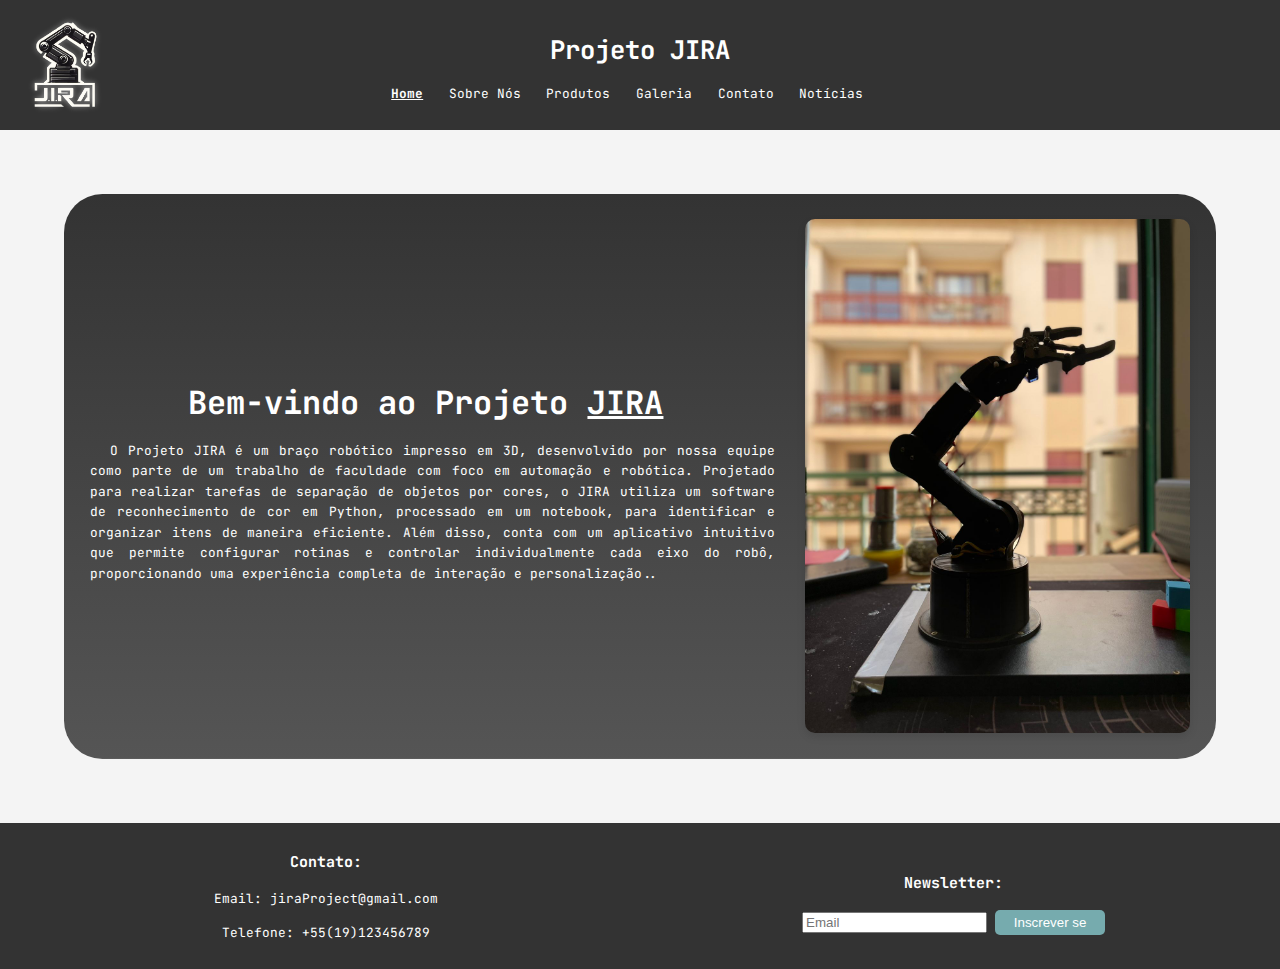
<file: index.html>
<!DOCTYPE html>
<html lang="pt-BR">
<head>
    <meta charset="UTF-8">
    <meta name="viewport" content="width=device-width, initial-scale=1.0">
    <link rel="icon" type="image/x-icon" href="imagens/Logo_JIRA.png">
    <link href='https://fonts.googleapis.com/css?family=JetBrains Mono' rel='stylesheet'>
    <link rel="stylesheet" href="style.css">
    <title>Projeto JIRA</title>

</head>
<body>
    <header>
        <h1>Projeto JIRA</h1>
        <nav>
          <ul>
            <li><a href="index.html" style="font-weight: bold; text-decoration: underline;">Home</a></li>
            <li><a href="sobre.html">Sobre Nós</a></li>
            <li><a href="produtos.html">Produtos</a></li>
            <li><a href="galeria.html">Galeria</a></li>
            <li><a href="contato.html">Contato</a></li>
            <li><a href="noticias.html">Notícias</a></li>
          </ul>
        </nav>
        <div class="logo-container">
            <img src="/imagens/Logo_JIRA.png" alt="Logo do Projeto JIRA" class="logo">
        </div>
      </header>
      <main>
        <section class="principal">
          <div class="content-wrapper">
              <h1>Bem-vindo ao Projeto <span style="font-weight: bold; text-decoration: underline;">JIRA</span></h1>
              <p>O Projeto JIRA é um braço robótico impresso em 3D, desenvolvido por nossa equipe como parte de um trabalho de faculdade com foco em automação e robótica. Projetado para realizar tarefas de separação de objetos por cores, o JIRA utiliza um software de reconhecimento de cor em Python, processado em um notebook, para identificar e organizar itens de maneira eficiente. Além disso, conta com um aplicativo intuitivo que permite configurar rotinas e controlar individualmente cada eixo do robô, proporcionando uma experiência completa de interação e personalização..</p>
          </div>
          <img src="/imagens/jira2.4.jpeg" alt="Braço Robótico JIRA" class="principal-image">
      </section>
    </main>
      <footer class="footer">
        <div class="container">
          <div class="row">
            <div class="col-md-4">
              <h3>Contato:</h3>
              <p>Email: jiraProject@gmail.com</p>
              <p>Telefone: +55(19)123456789</p>
            </div>
            <div class="col-md-4">
              <h3>Newsletter:</h3>
              <form>
                <input type="email" placeholder="Email">
                <button type="submit" class="buttonSubit">Inscrever se</button>
              </form>
            </div>
          </div>
        </div>
      </footer>
</html>
</file>
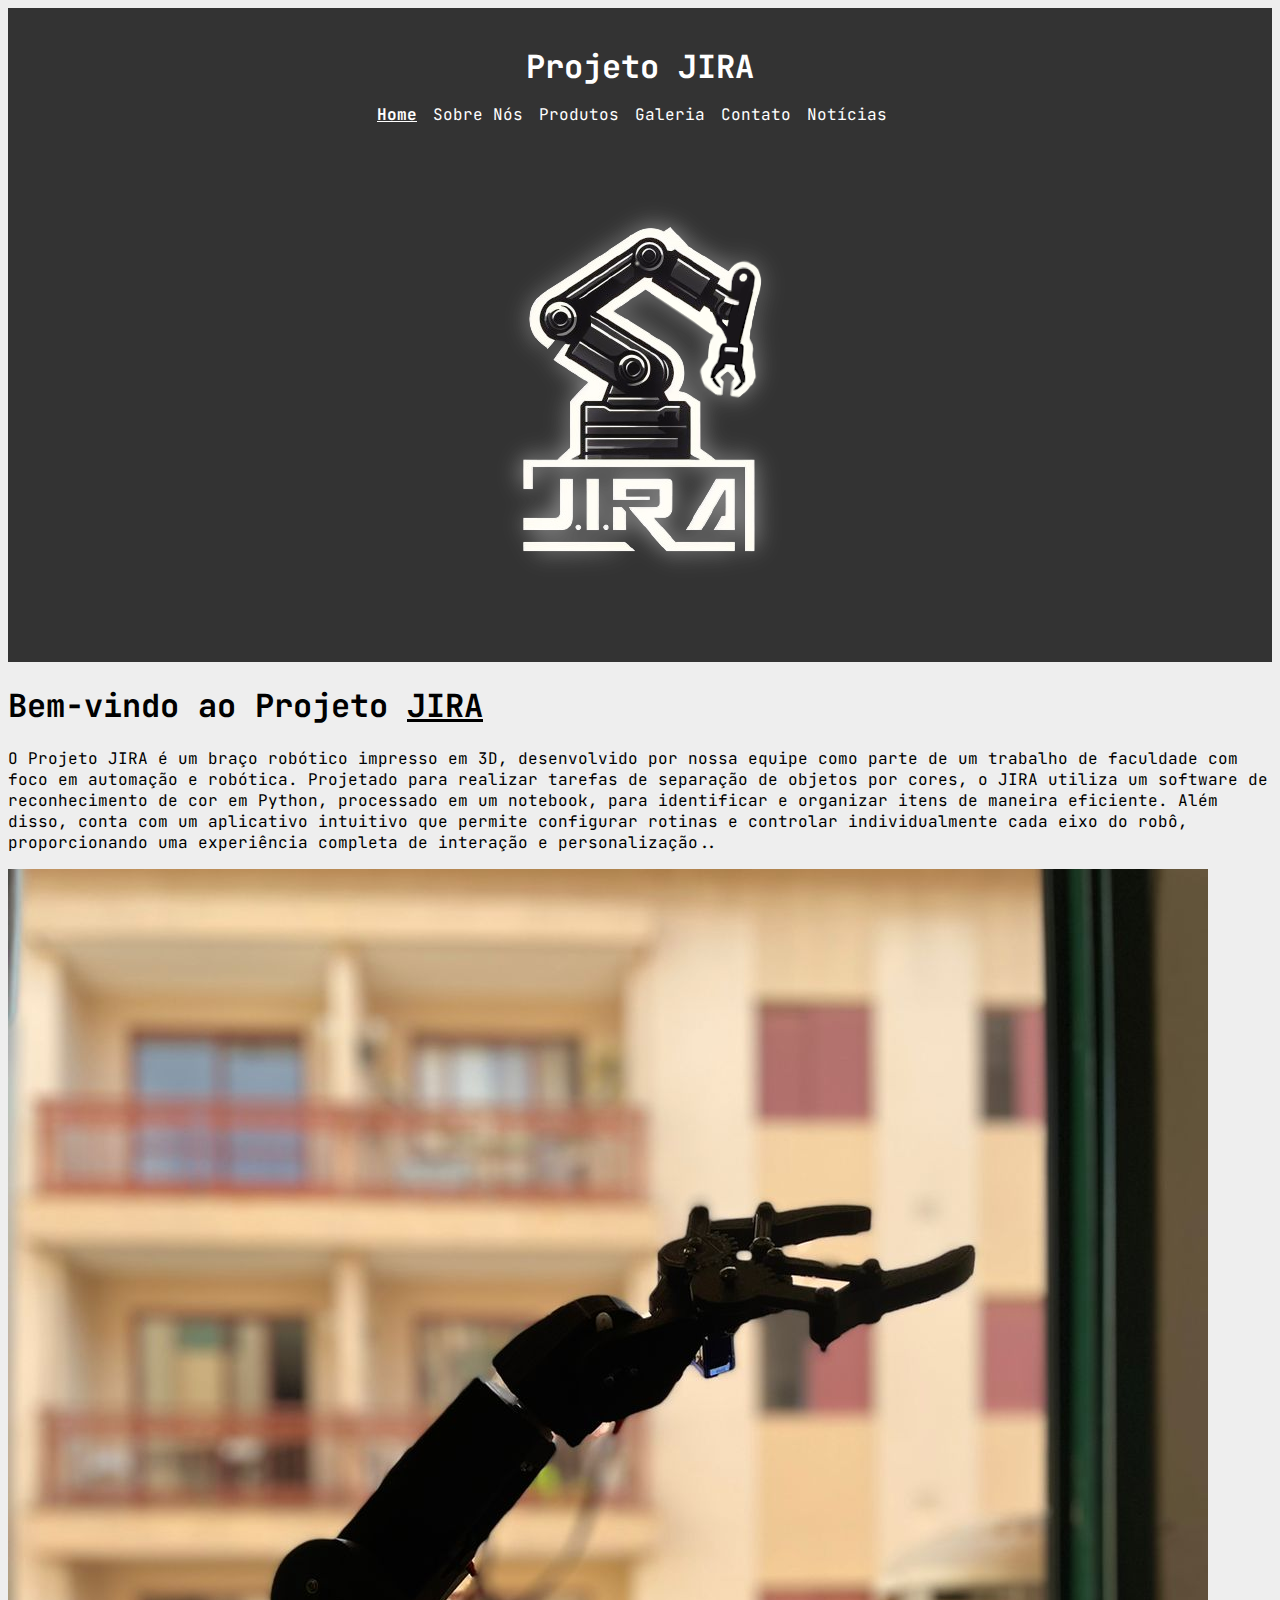
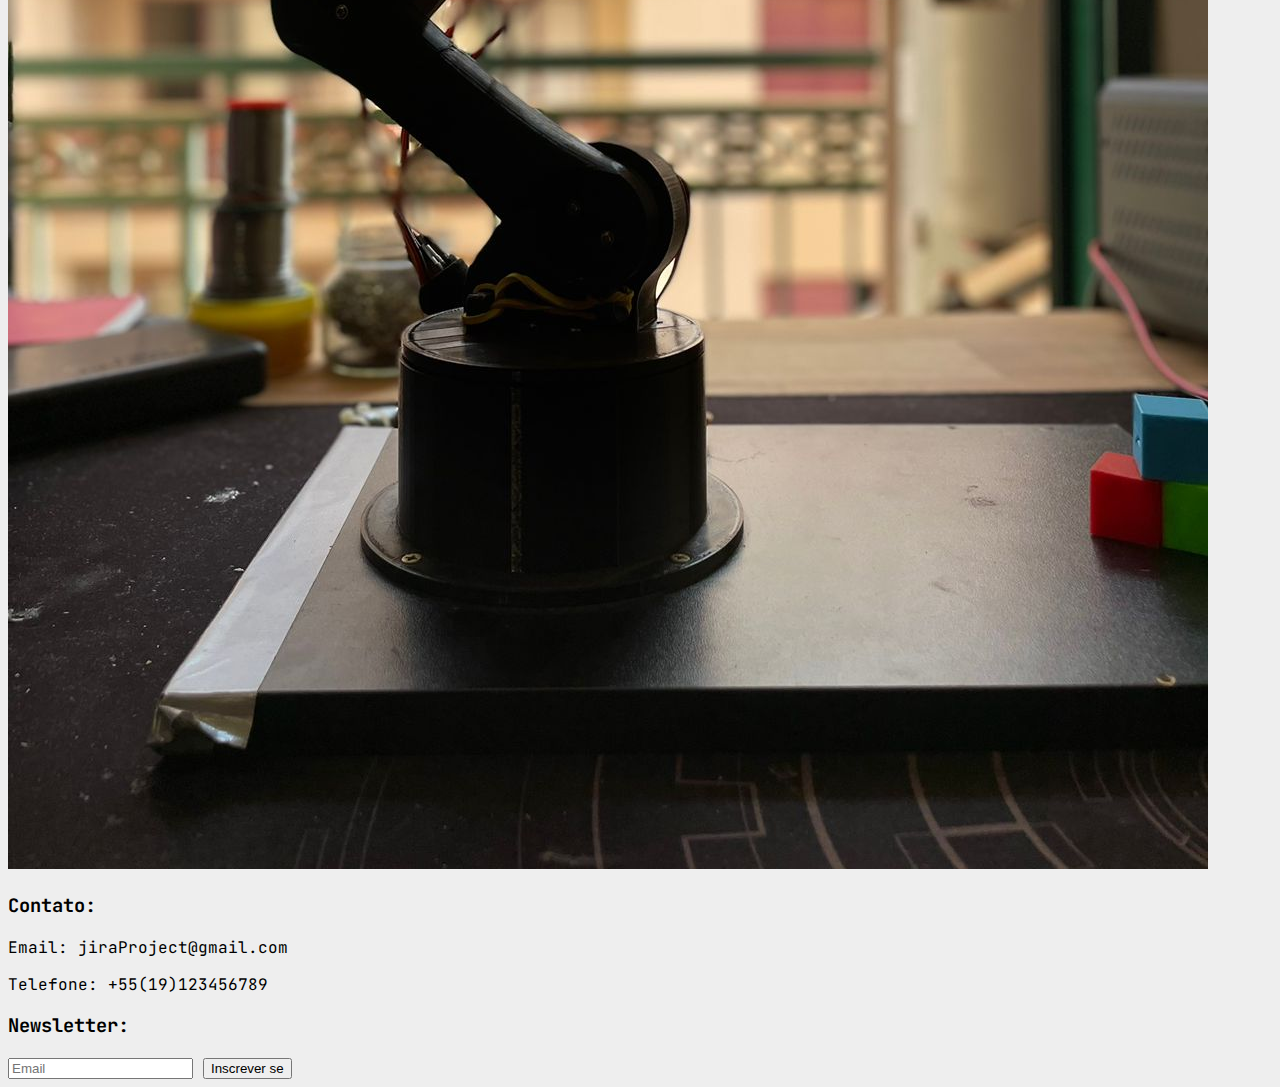
<file: pages/index.html>
<!DOCTYPE html>
<html lang="pt-BR">
<head>
    <meta charset="UTF-8">
    <meta name="viewport" content="width=device-width, initial-scale=1.0">
    <link rel="icon" type="image/x-icon" href="imagens/Logo_JIRA.png">
    <link href='https://fonts.googleapis.com/css?family=JetBrains Mono' rel='stylesheet'>
    <link rel="stylesheet" href="../styles/style.css">
    <title>Projeto JIRA</title>
    
</head>
<body>
    <header>
        <h1>Projeto JIRA</h1>
        <nav>
          <ul>
            <li><a href="../pages/home.html" style="font-weight: bold; text-decoration: underline;">Home</a></li>
            <li><a href="../pages/sobre.html">Sobre Nós</a></li>
            <li><a href="../pages/produtos.html">Produtos</a></li>
            <li><a href="../pages/galeria.html">Galeria</a></li>
            <li><a href="../pages/contato.html">Contato</a></li>
            <li><a href="../pages/noticias.html">Notícias</a></li>
          </ul>
        </nav>
        <div class="logo-container">
            <img src="../imagens/Logo_JIRA.png" alt="Logo do Projeto JIRA" class="logo">
        </div>
      </header>
      <main>
        <section class="principal">
          <div class="content-wrapper">
              <h1>Bem-vindo ao Projeto <span style="font-weight: bold; text-decoration: underline;">JIRA</span></h1>
              <p>O Projeto JIRA é um braço robótico impresso em 3D, desenvolvido por nossa equipe como parte de um trabalho de faculdade com foco em automação e robótica. Projetado para realizar tarefas de separação de objetos por cores, o JIRA utiliza um software de reconhecimento de cor em Python, processado em um notebook, para identificar e organizar itens de maneira eficiente. Além disso, conta com um aplicativo intuitivo que permite configurar rotinas e controlar individualmente cada eixo do robô, proporcionando uma experiência completa de interação e personalização..</p>
          </div>
          <img src="../imagens/jira2.4.jpeg" alt="Braço Robótico JIRA" class="principal-image">
      </section>
    </main>
      <footer class="footer">
        <div class="container">
          <div class="row">
            <div class="col-md-4">
              <h3>Contato:</h3>
              <p>Email: jiraProject@gmail.com</p>
              <p>Telefone: +55(19)123456789</p>
            </div>
            <div class="col-md-4">
              <h3>Newsletter:</h3>
              <form>
                <input type="email" placeholder="Email">
                <button type="submit" class="buttonSubit">Inscrever se</button>
              </form>
            </div>
          </div>
        </div>
      </footer>
</html>
</file>
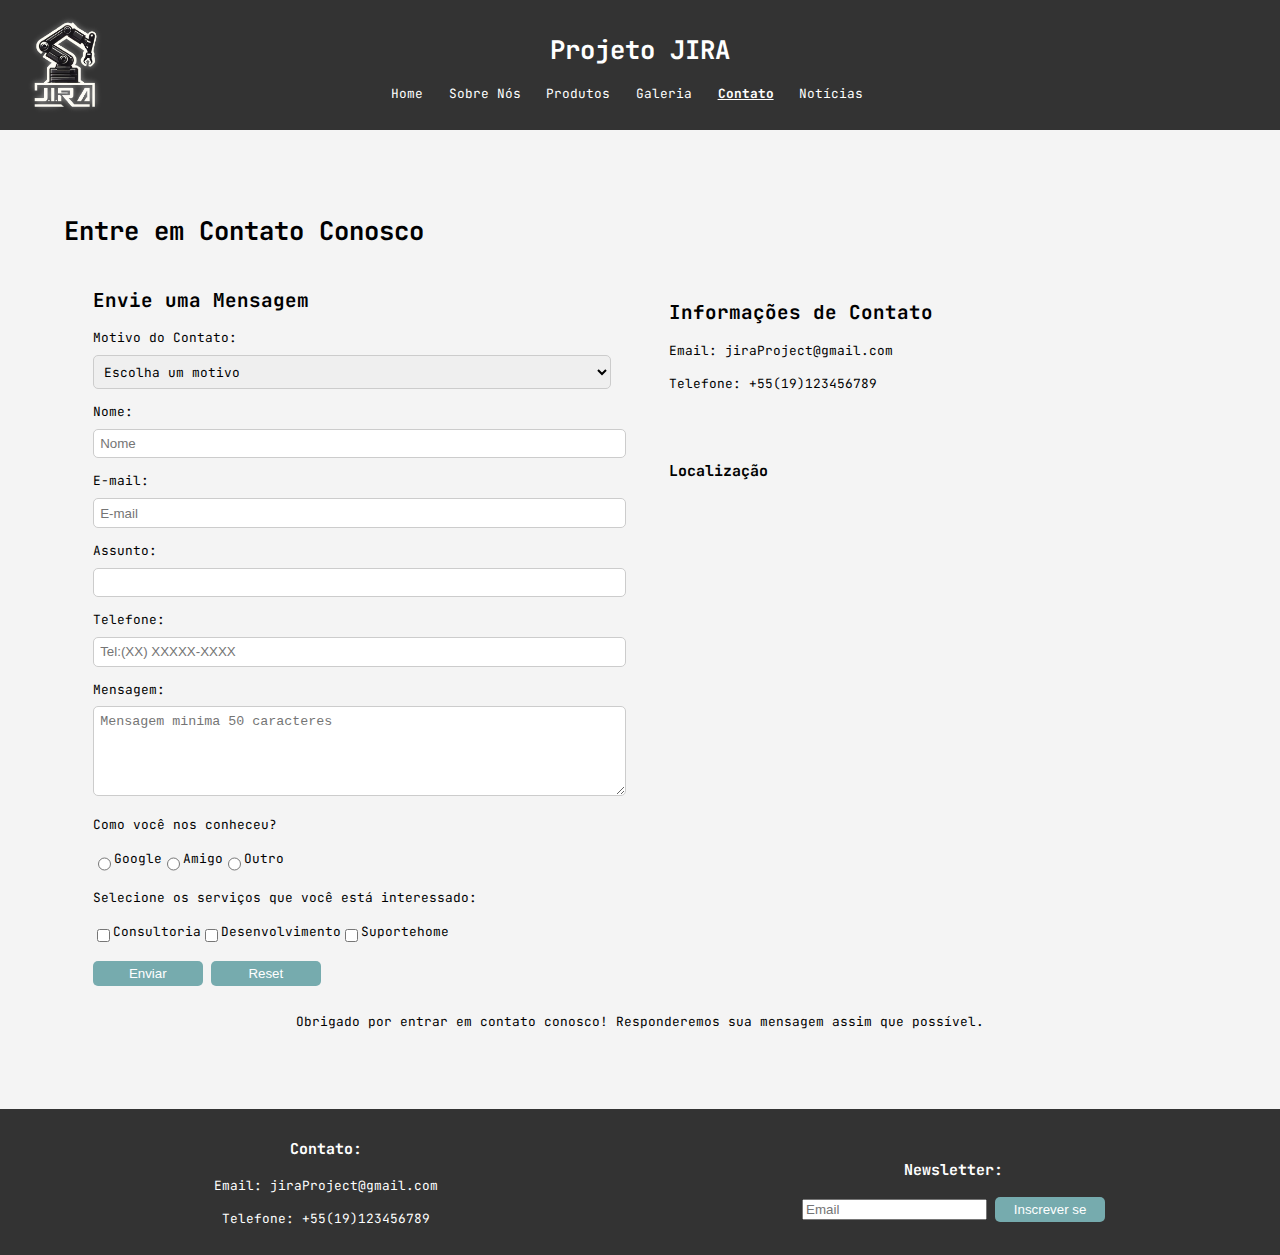
<file: contato.html>
<!doctype html>
<html lang="pt-BR">
    <head>
        <meta charset="UTF-8" />
        <meta name="viewport" content="width=device-width, initial-scale=1.0" />
        <link rel="icon" type="image/x-icon" href="imagens/Logo_JIRA.png" />
        <link
            href="https://fonts.googleapis.com/css?family=JetBrains Mono"
            rel="stylesheet"
        />
        <link rel="stylesheet" href="style.css" />
        <title>Contato - Projeto JIRA</title>
        <style>
            .contact-wrapper {
                display: flex;
                justify-content: space-around;
                align-items: center;
            }

            .contact-form,
            .contact-info {
                flex-basis: 45%;
            }

            .contact-form h2,
            .contact-info h2 {
                margin-bottom: 1rem;
            }

            .form-group {
                margin-bottom: 1rem;
            }

            label {
                display: block;
                margin-bottom: 0.5rem;
            }

            .contact-input {
                width: 100%;
                padding: 0.5rem;
                border-radius: 5px;
                border: 1px solid #ccc;
                height: 100%;
            }

            .radio-group,
            .checkbox-group {
                display: flex;
                flex-direction: row;
                padding: auto;
                margin-top: 1rem;
            }

            select {
                width: 100%;
                padding: 0.5rem;
                border-radius: 5px;
                border: 1px solid #ccc;
                font-family: inherit;
                font-size: 1rem;
            }

            select:focus {
                outline: none;
                border-color: #76abae;
                box-shadow: 0 0 5px rgba(118, 171, 174, 0.5);
            }
        </style>
    </head>
    <body>
        <header>
            <h1>Projeto JIRA</h1>
            <nav>
                <ul>
                    <li><a href="index.html">Home</a></li>
                    <li><a href="sobre.html">Sobre Nós</a></li>
                    <li><a href="produtos.html">Produtos</a></li>
                    <li><a href="galeria.html">Galeria</a></li>
                    <li>
                        <a
                            href="contato.html"
                            style="
                                font-weight: bold;
                                text-decoration: underline;
                            "
                            >Contato</a
                        >
                    </li>
                    <li><a href="noticias.html">Notícias</a></li>
                </ul>
            </nav>
            <div class="logo-container">
                <img
                    src="/imagens/Logo_JIRA.png"
                    alt="Logo do Projeto JIRA"
                    class="logo"
                />
            </div>
        </header>

        <main>
            <section>
                <h1>Entre em Contato Conosco</h1>

                <div class="contact-wrapper">
                    <div class="contact-form">
                        <h2 style="margin-bottom: 1rem">Envie uma Mensagem</h2>
                        <form id="contactForm" method="get">
                            <div class="form-group">
                                <label for="motivo">Motivo do Contato:</label>
                                <select id="motivo" name="motivo" required>
                                    <option value="">Escolha um motivo</option>
                                    <option value="solicitar-informacao">
                                        Solicitar Informação
                                    </option>
                                    <option value="sugerir-produto">
                                        Sugerir Produto
                                    </option>
                                    <option value="outro">Outro</option>
                                </select>
                            </div>
                            <div class="form-group">
                                <label for="nome">Nome:</label>
                                <input
                                    class="contact-input"
                                    type="text"
                                    id="nome"
                                    name="nome"
                                    placeholder="Nome"
                                    required
                                />
                            </div>
                            <div class="form-group">
                                <label for="email">E-mail:</label>
                                <input
                                    class="contact-input"
                                    type="email"
                                    id="email"
                                    name="email"
                                    placeholder="E-mail"
                                    required
                                />
                            </div>
                            <div class="form-group">
                                <label for="assunto">Assunto:</label>
                                <input
                                    class="contact-input"
                                    type="text"
                                    id="assunto"
                                    name="assunto"
                                    required
                                />
                            </div>
                            <div class="form-group">
                                <label for="telefone">Telefone:</label>
                                <input
                                    class="contact-input"
                                    type="tel"
                                    id="telefone"
                                    name="telefone"
                                    required
                                    pattern="\([0-9]{2}\) [0-9]{4,5}-[0-9]{4}"
                                    title="Digite o número de telefone no formato (XX) XXXXX-XXXX"
                                    placeholder="Tel:(XX) XXXXX-XXXX"
                                />
                            </div>
                            <div class="form-group">
                                <label for="mensagem">Mensagem:</label>
                                <textarea
                                    class="contact-input"
                                    id="mensagem"
                                    name="mensagem"
                                    rows="5"
                                    minlength="50"
                                    placeholder="Mensagem minima 50 caracteres"
                                    required
                                ></textarea>
                            </div>
                            <div class="form-group">
                                <label>Como você nos conheceu?</label>
                                <div class="radio-group">
                                    <input
                                        type="radio"
                                        id="google"
                                        name="conhecimento"
                                        value="google"
                                    />
                                    <label for="google">Google</label>
                                    <input
                                        type="radio"
                                        id="amigo"
                                        name="conhecimento"
                                        value="amigo"
                                    />
                                    <label for="amigo">Amigo</label>
                                    <input
                                        type="radio"
                                        id="outro"
                                        name="conhecimento"
                                        value="outro"
                                    />
                                    <label for="outro">Outro</label>
                                </div>
                            </div>
                            <div class="form-group">
                                <label
                                    >Selecione os serviços que você está
                                    interessado:</label
                                >
                                <div class="checkbox-group">
                                    <input
                                        type="checkbox"
                                        id="consultoria"
                                        name="servicos[]"
                                        value="consultoria"
                                    />
                                    <label for="consultoria">Consultoria</label>
                                    <input
                                        type="checkbox"
                                        id="desenvolvimento"
                                        name="servicos[]"
                                        value="desenvolvimento"
                                    />
                                    <label for="desenvolvimento"
                                        >Desenvolvimento</label
                                    >
                                    <input
                                        type="checkbox"
                                        id="suporte"
                                        name="servicos[]"
                                        value="suporte"
                                    />
                                    <label for="suporte">Suporte</label>home
                                </div>
                            </div>

                            <button type="submit" class="buttonSubit">
                                Enviar
                            </button>
                            <button type="reset" class="buttonSubit">
                                Reset
                            </button>
                        </form>
                    </div>

                    <div class="contact-info">
                        <h2 style="margin-bottom: 1rem">
                            Informações de Contato
                        </h2>
                        <p>Email: jiraProject@gmail.com</p>
                        <p>Telefone: +55(19)123456789</p>

                        <h3 style="margin-top: 5rem">Localização</h3>
                        <iframe
                            src="https://www.google.com/maps/embed?pb=!1m18!1m12!1m3!1d3672.857744999998!2d-46.636051684999996!3d-23.536654884999997!2m3!1f0!2f0!3f0!3m2!1i1024!2i768!4f13.1!3m3!1m2!1s0x94ce5b5eac6e2df5%3A0x1c7bfbc3e2c862ed!2sRua+Dr.+Bento+Borges+de+Lima%2C+100%2C+-+Vila+Matias%2C+S%C3%A3o+Jos%C3%A9+dos+Campos+-+SP%2C+12242-000!5e0!3m2!1spt-BR!2sbr!4v1667329200426!5m2!1spt-BR!2sbr"
                            width="100%"
                            height="470"
                            frameborder="0"
                        ></iframe>
                    </div>
                </div>

                <p style="text-align: center; margin-top: 2rem">
                    Obrigado por entrar em contato conosco! Responderemos sua
                    mensagem assim que possível.
                </p>
            </section>
        </main>

        <footer class="footer">
            <div class="container">
                <div class="row">
                    <div class="col-md-4">
                        <h3>Contato:</h3>
                        <p>Email: jiraProject@gmail.com</p>
                        <p>Telefone: +55(19)123456789</p>
                    </div>
                    <div class="col-md-4">
                        <h3>Newsletter:</h3>
                        <form>
                            <input type="email" placeholder="Email" />
                            <button type="submit" class="buttonSubit">
                                Inscrever se
                            </button>
                        </form>
                    </div>
                </div>
            </div>
        </footer>
    </body>
</html>
</file>
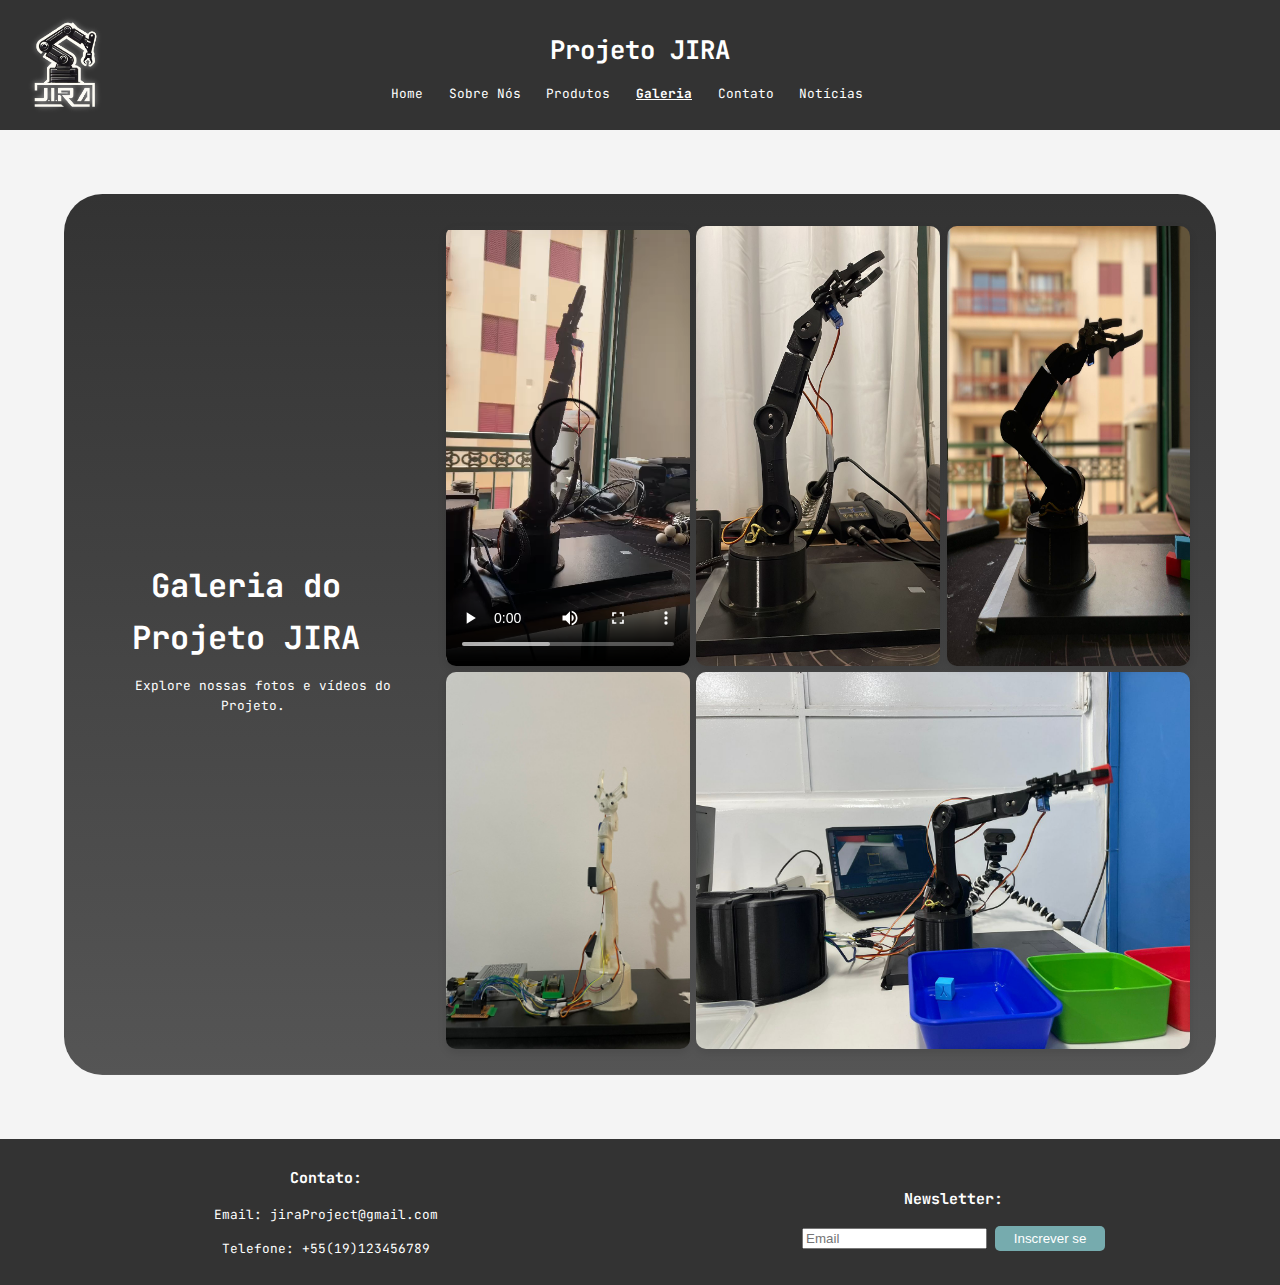
<file: galeria.html>
<!doctype html>
<html lang="pt-BR">
    <head>
        <meta charset="UTF-8" />
        <meta name="viewport" content="width=device-width, initial-scale=1.0" />
        <link rel="icon" type="image/x-icon" href="imagens/Logo_JIRA.png" />
        <link
            href="https://fonts.googleapis.com/css?family=JetBrains Mono"
            rel="stylesheet"
        />
        <link rel="stylesheet" href="/style.css" />
        <title>Projeto JIRA</title>
    </head>
    <body>
        <header>
            <h1>Projeto JIRA</h1>
            <nav>
                <ul>
                    <li><a href="index.html">Home</a></li>
                    <li><a href="sobre.html">Sobre Nós</a></li>
                    <li><a href="produtos.html">Produtos</a></li>
                    <li>
                        <a
                            href="galeria.html"
                            style="
                                font-weight: bold;
                                text-decoration: underline;
                            "
                            >Galeria</a
                        >
                    </li>
                    <li><a href="contato.html">Contato</a></li>
                    <li><a href="noticias.html">Notícias</a></li>
                </ul>
            </nav>
            <div class="logo-container">
                <img
                    src="/imagens/Logo_JIRA.png"
                    alt="Logo do Projeto JIRA"
                    class="logo"
                />
            </div>
        </header>
        <main>
            <div class="principal">
                <div class="content-wrapper">
                    <h1>Galeria do Projeto JIRA</h1>
                    <p style="text-align: center">
                        Explore nossas fotos e vídeos do Projeto.
                    </p>
                </div>
                <section class="gallery">
                    <div class="gallery-item item-1">
                        <video controls>
                            <source
                                src="/imagens/jiraAscena.mp4"
                                type="video/mp4"
                            />
                            Your browser does not support the video tag.
                        </video>
                    </div>

                    <div class="gallery-item item-2">
                        <img src="/imagens/jira2.1.jpeg" alt="Imagem 4" />
                    </div>

                    <div class="gallery-item item-3">
                        <img src="/imagens/jira.1.1.jpeg" alt="Imagem 1" />
                    </div>

                    <div class="gallery-item item-4 wide">
                        <img src="/imagens/jira2.2.jpeg" alt="Imagem 3" />
                    </div>

                    <div class="gallery-item item-5">
                        <img src="/imagens/jira2.4.jpeg" alt="Imagem 3" />
                    </div>
                </section>
            </div>
        </main>
        <footer class="footer">
            <div class="container">
                <div class="row">
                    <div class="col-md-4">
                        <h3>Contato:</h3>
                        <p>Email: jiraProject@gmail.com</p>
                        <p>Telefone: +55(19)123456789</p>
                    </div>
                    <div class="col-md-4">
                        <h3>Newsletter:</h3>
                        <form>
                            <input type="email" placeholder="Email" />
                            <button type="submit" class="buttonSubit">
                                Inscrever se
                            </button>
                        </form>
                    </div>
                </div>
            </div>
        </footer>
    </body>
</html>
</file>
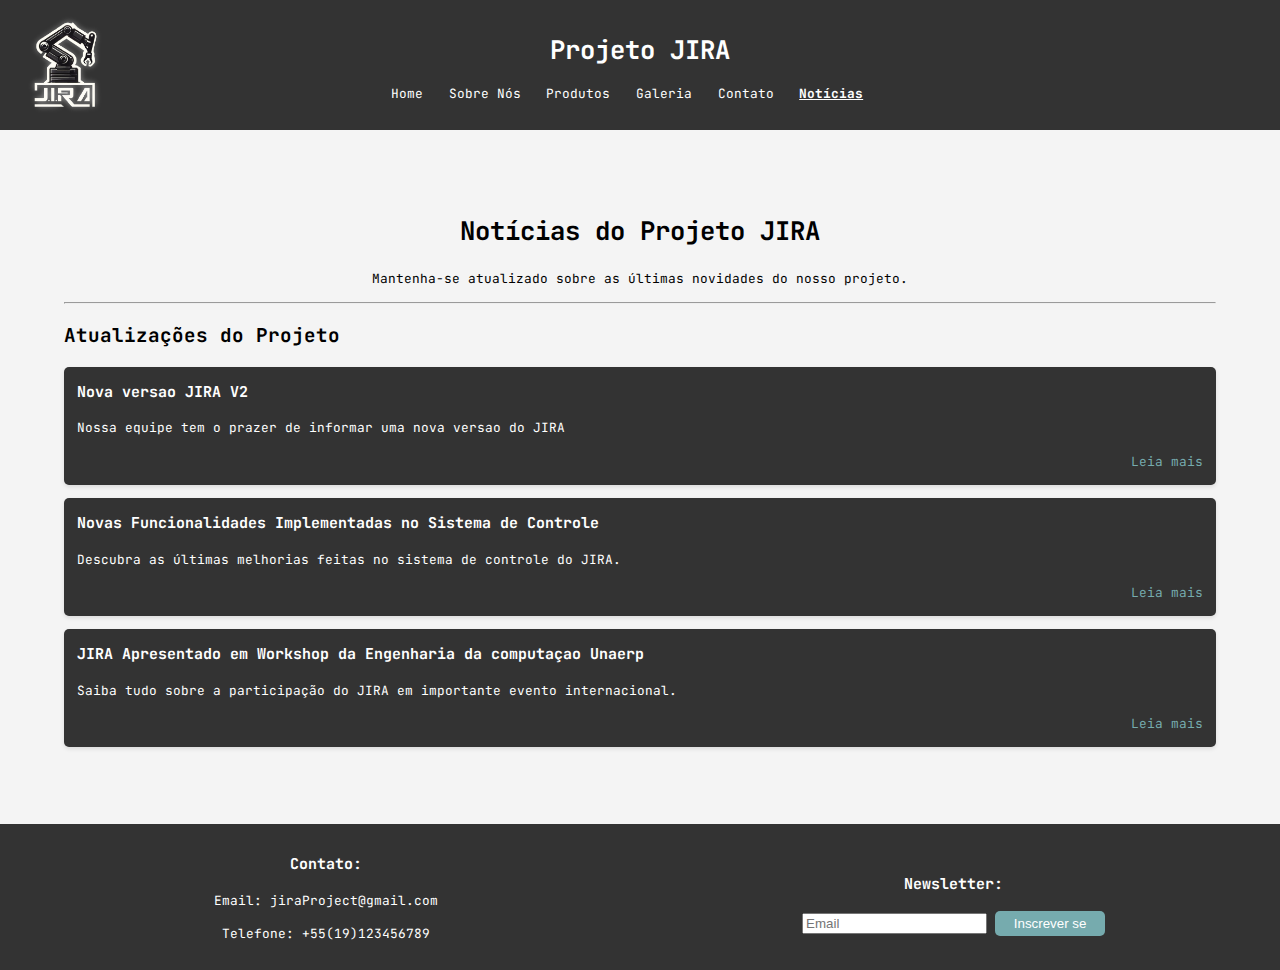
<file: noticias.html>
<!DOCTYPE html>
<html lang="pt-BR">
<head>
    <meta charset="UTF-8">
    <meta name="viewport" content="width=device-width, initial-scale=1.0">
    <link rel="icon" type="image/x-icon" href="imagens/Logo_JIRA.png">
    <link href='https://fonts.googleapis.com/css?family=JetBrains Mono' rel='stylesheet'>
    <link rel="stylesheet" href="/style.css">
    <title>Projeto JIRA</title>

</head>
<body>
    <header>
        <h1>Projeto JIRA</h1>
        <nav>
          <ul>
            <li><a href="index.html">Home</a></li>
            <li><a href="sobre.html">Sobre Nós</a></li>
            <li><a href="produtos.html">Produtos</a></li>
            <li><a href="galeria.html">Galeria</a></li>
            <li><a href="contato.html" >Contato</a></li>
            <li><a href="noticias.html" style="font-weight: bold; text-decoration: underline;">Notícias</a></li>
          </ul>
        </nav>
        <div class="logo-container">
          <img src="/imagens/Logo_JIRA.png" alt="Logo do Projeto JIRA" class="logo">
        </div>
      </header>

      <main>
        <h1 style="text-align:center;">Notícias do Projeto JIRA</h1>
          <p style="text-align:center;">Mantenha-se atualizado sobre as últimas novidades do nosso projeto.</p>
            <hr>


          <section >
            <h2>Atualizações do Projeto</h2>
            <article class="news-article">
              <h3>Nova versao JIRA V2 </h3>
              <p>Nossa equipe tem o prazer de informar uma nova versao do JIRA </p>
              <a href="#" class="read-more">Leia mais</a>
            </article>

            <article class="news-article">
              <h3>Novas Funcionalidades Implementadas no Sistema de Controle</h3>
              <p>Descubra as últimas melhorias feitas no sistema de controle do JIRA.</p>
              <a href="#" class="read-more">Leia mais</a>
            </article>

            <article class="news-article">
              <h3>JIRA Apresentado em Workshop da Engenharia da computaçao Unaerp</h3>
              <p>Saiba tudo sobre a participação do JIRA em importante evento internacional.</p>
              <a href="https://dev-portal.unaerp.br/noticias/4365-curso-de-engenharia-de-computacao-promove-workshop-para-alunos-do-ensino-medio" class="read-more"  >Leia mais</a>
            </article>
          </section>

      </main>


      <footer class="footer">
        <div class="container">
          <div class="row">
            <div class="col-md-4">
              <h3>Contato:</h3>
              <p>Email: jiraProject@gmail.com</p>
              <p>Telefone: +55(19)123456789</p>
            </div>
            <div class="col-md-4">
              <h3>Newsletter:</h3>
              <form>
                <input type="email" placeholder="Email">
                <button type="submit" class="buttonSubit">Inscrever se</button>
              </form>
            </div>
          </div>
        </div>
      </footer>
</html>
</file>
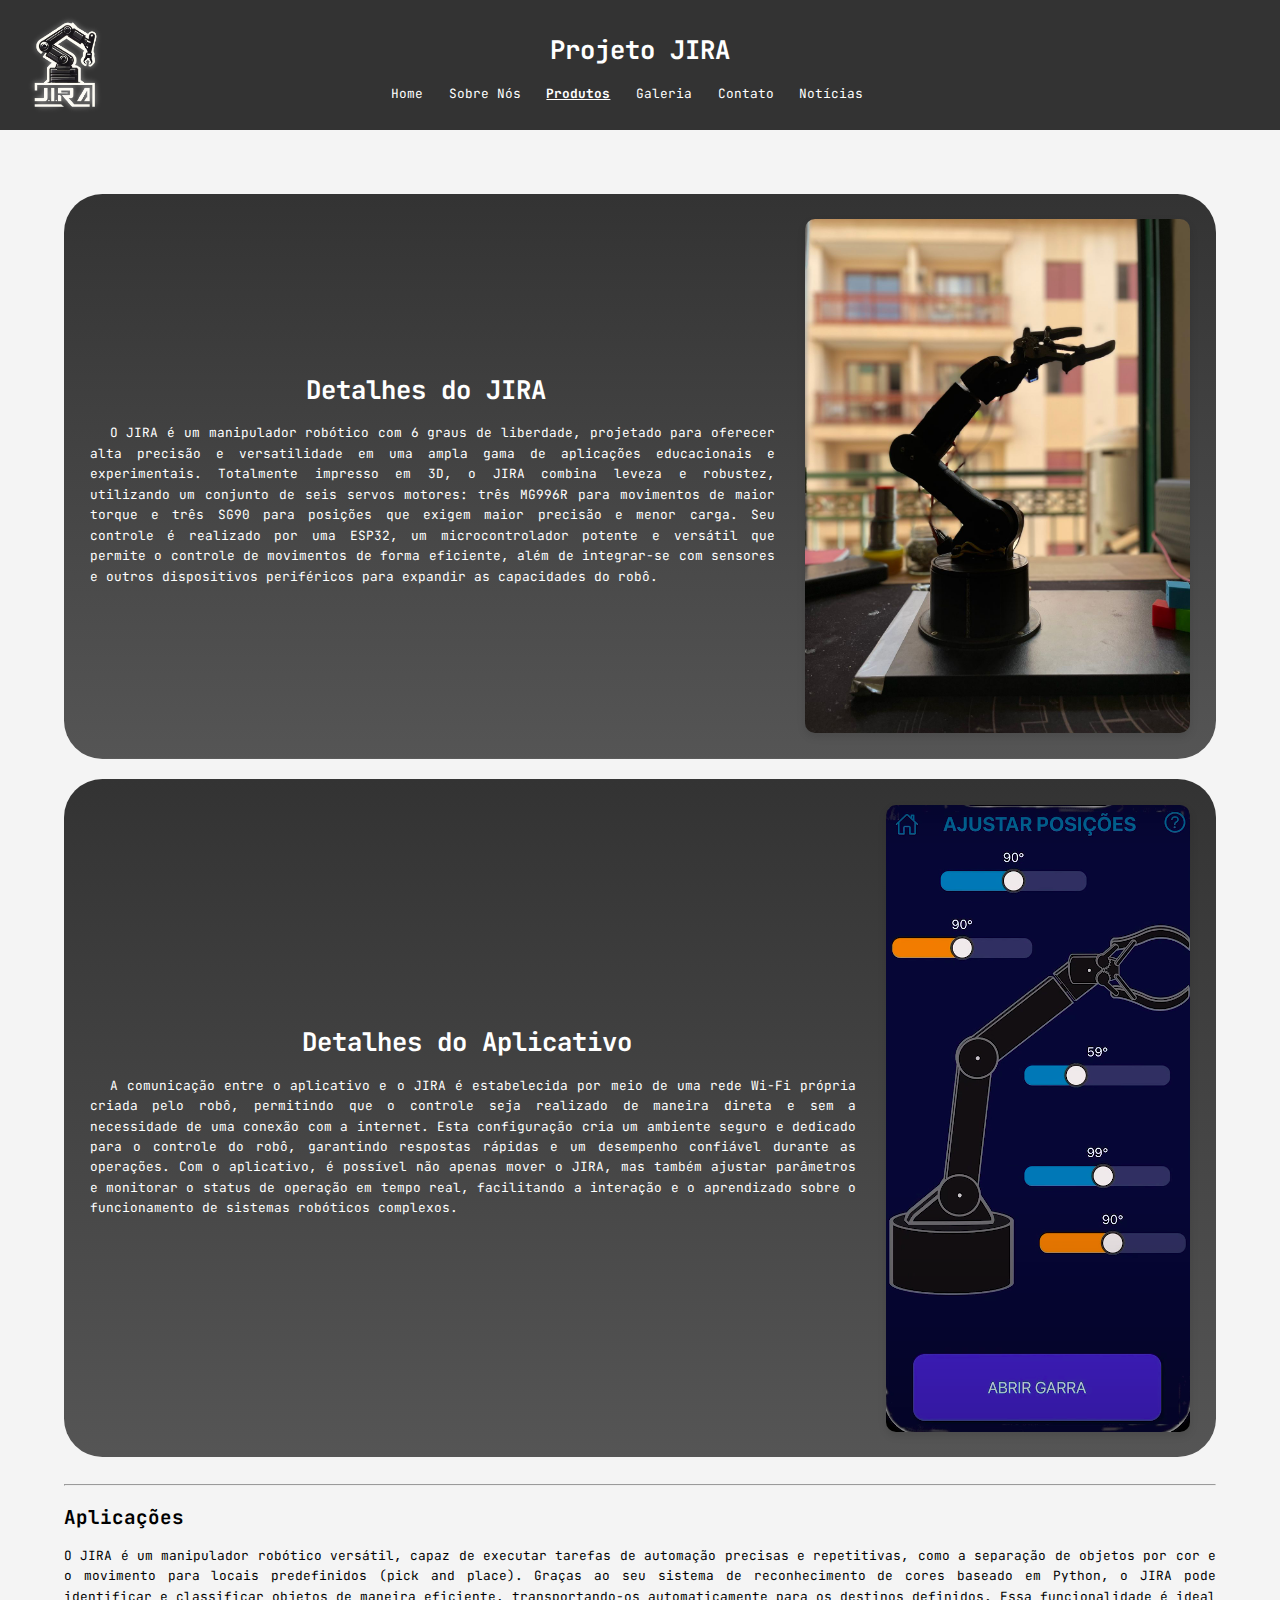
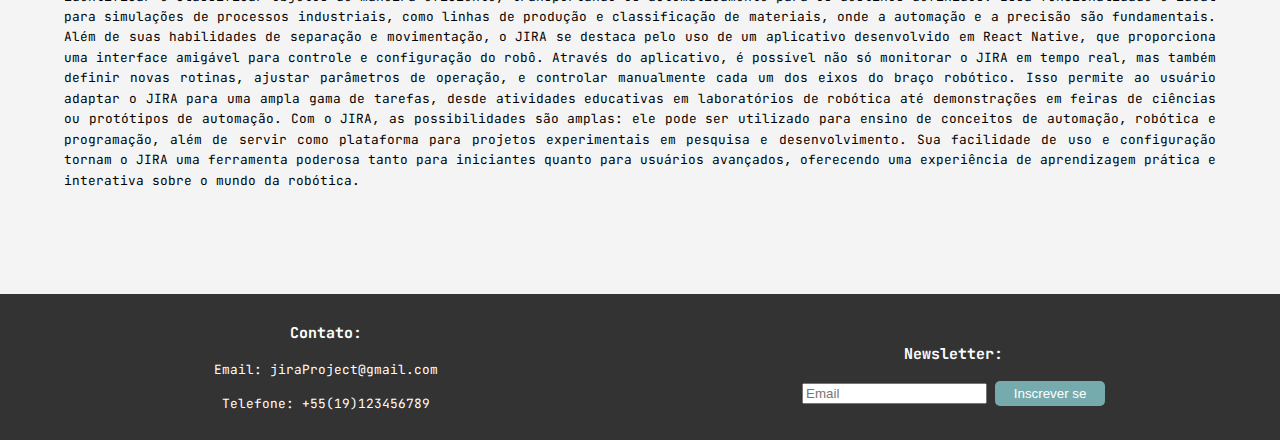
<file: produtos.html>
<!DOCTYPE html>
<html lang="pt-BR">
<head>
    <meta charset="UTF-8">
    <meta name="viewport" content="width=device-width, initial-scale=1.0">
    <link rel="icon" type="image/x-icon" href="imagens/Logo_JIRA.png">
    <link href='https://fonts.googleapis.com/css?family=JetBrains Mono' rel='stylesheet'>
    <link rel="stylesheet" href="style.css">
    <title>Projeto JIRA</title>

</head>
<body>
    <header>
        <h1>Projeto JIRA</h1>
        <nav>
          <ul>
            <li><a href="index.html">Home</a></li>
            <li><a href="sobre.html">Sobre Nós</a></li>
            <li><a href="produtos.html" style="font-weight: bold; text-decoration: underline;">Produtos</a></li>
            <li><a href="galeria.html">Galeria</a></li>
            <li><a href="contato.html">Contato</a></li>
            <li><a href="noticias.html">Notícias</a></li>
          </ul>
        </nav>
        <div class="logo-container">
          <img src="/imagens/Logo_JIRA.png" alt="Logo do Projeto JIRA" class="logo">
        </div>
      </header>

      <main>
        <section class="principal">
            <div class="content-wrapper">
                <h1 style="font-size: 2rem;">Detalhes do JIRA</h1>
                <p style="font-size: 1rem; text-indent: 20px; text-align: justify;">
                  O JIRA é um manipulador robótico com 6 graus de liberdade, projetado para oferecer alta precisão e versatilidade em uma ampla gama de aplicações educacionais e experimentais. Totalmente impresso em 3D, o JIRA combina leveza e robustez, utilizando um conjunto de seis servos motores: três MG996R para movimentos de maior torque e três SG90 para posições que exigem maior precisão e menor carga. Seu controle é realizado por uma ESP32, um microcontrolador potente e versátil que permite o controle de movimentos de forma eficiente, além de integrar-se com sensores e outros dispositivos periféricos para expandir as capacidades do robô.
                </p>
            </div>
            <img src="/imagens/jira2.4.jpeg" alt="Braço Robótico JIRA" class="principal-image">
        </section>
        <br>
        <section class="principal">
          <div class="content-wrapper">
              <h1 style="font-size: 2rem;">Detalhes do Aplicativo</h1>
              <p style="font-size: 1rem; text-indent: 20px; text-align: justify;">
                A comunicação entre o aplicativo e o JIRA é estabelecida por meio de uma rede Wi-Fi própria criada pelo robô, permitindo que o controle seja realizado de maneira direta e sem a necessidade de uma conexão com a internet. Esta configuração cria um ambiente seguro e dedicado para o controle do robô, garantindo respostas rápidas e um desempenho confiável durante as operações. Com o aplicativo, é possível não apenas mover o JIRA, mas também ajustar parâmetros e monitorar o status de operação em tempo real, facilitando a interação e o aprendizado sobre o funcionamento de sistemas robóticos complexos.
              </p>
          </div>
          <img src="/imagens/jiraAPP.png" alt="Braço Robótico JIRA" class="principal-image">
      </section>
        <br>
        <hr>
        <section class="project-history">
            <h2 style="margin-bottom: 1rem;">Aplicações</h2>
            <p style="text-align: justify;">
              O JIRA é um manipulador robótico versátil, capaz de executar tarefas de automação precisas e repetitivas, como a separação de objetos por cor e o movimento para locais predefinidos (pick and place). Graças ao seu sistema de reconhecimento de cores baseado em Python, o JIRA pode identificar e classificar objetos de maneira eficiente, transportando-os automaticamente para os destinos definidos. Essa funcionalidade é ideal para simulações de processos industriais, como linhas de produção e classificação de materiais, onde a automação e a precisão são fundamentais.

              Além de suas habilidades de separação e movimentação, o JIRA se destaca pelo uso de um aplicativo desenvolvido em React Native, que proporciona uma interface amigável para controle e configuração do robô. Através do aplicativo, é possível não só monitorar o JIRA em tempo real, mas também definir novas rotinas, ajustar parâmetros de operação, e controlar manualmente cada um dos eixos do braço robótico. Isso permite ao usuário adaptar o JIRA para uma ampla gama de tarefas, desde atividades educativas em laboratórios de robótica até demonstrações em feiras de ciências ou protótipos de automação.

              Com o JIRA, as possibilidades são amplas: ele pode ser utilizado para ensino de conceitos de automação, robótica e programação, além de servir como plataforma para projetos experimentais em pesquisa e desenvolvimento. Sua facilidade de uso e configuração tornam o JIRA uma ferramenta poderosa tanto para iniciantes quanto para usuários avançados, oferecendo uma experiência de aprendizagem prática e interativa sobre o mundo da robótica.
            </p>
        </section>
    </main>
      <footer class="footer">
        <div class="container">
          <div class="row">
            <div class="col-md-4">
              <h3>Contato:</h3>
              <p>Email: jiraProject@gmail.com</p>
              <p>Telefone: +55(19)123456789</p>
            </div>
            <div class="col-md-4">
              <h3>Newsletter:</h3>
              <form>
                <input type="email" placeholder="Email">
                <button type="submit" class="buttonSubit">Inscrever se</button>
              </form>
            </div>
          </div>
        </div>
      </footer>
</html>
</file>
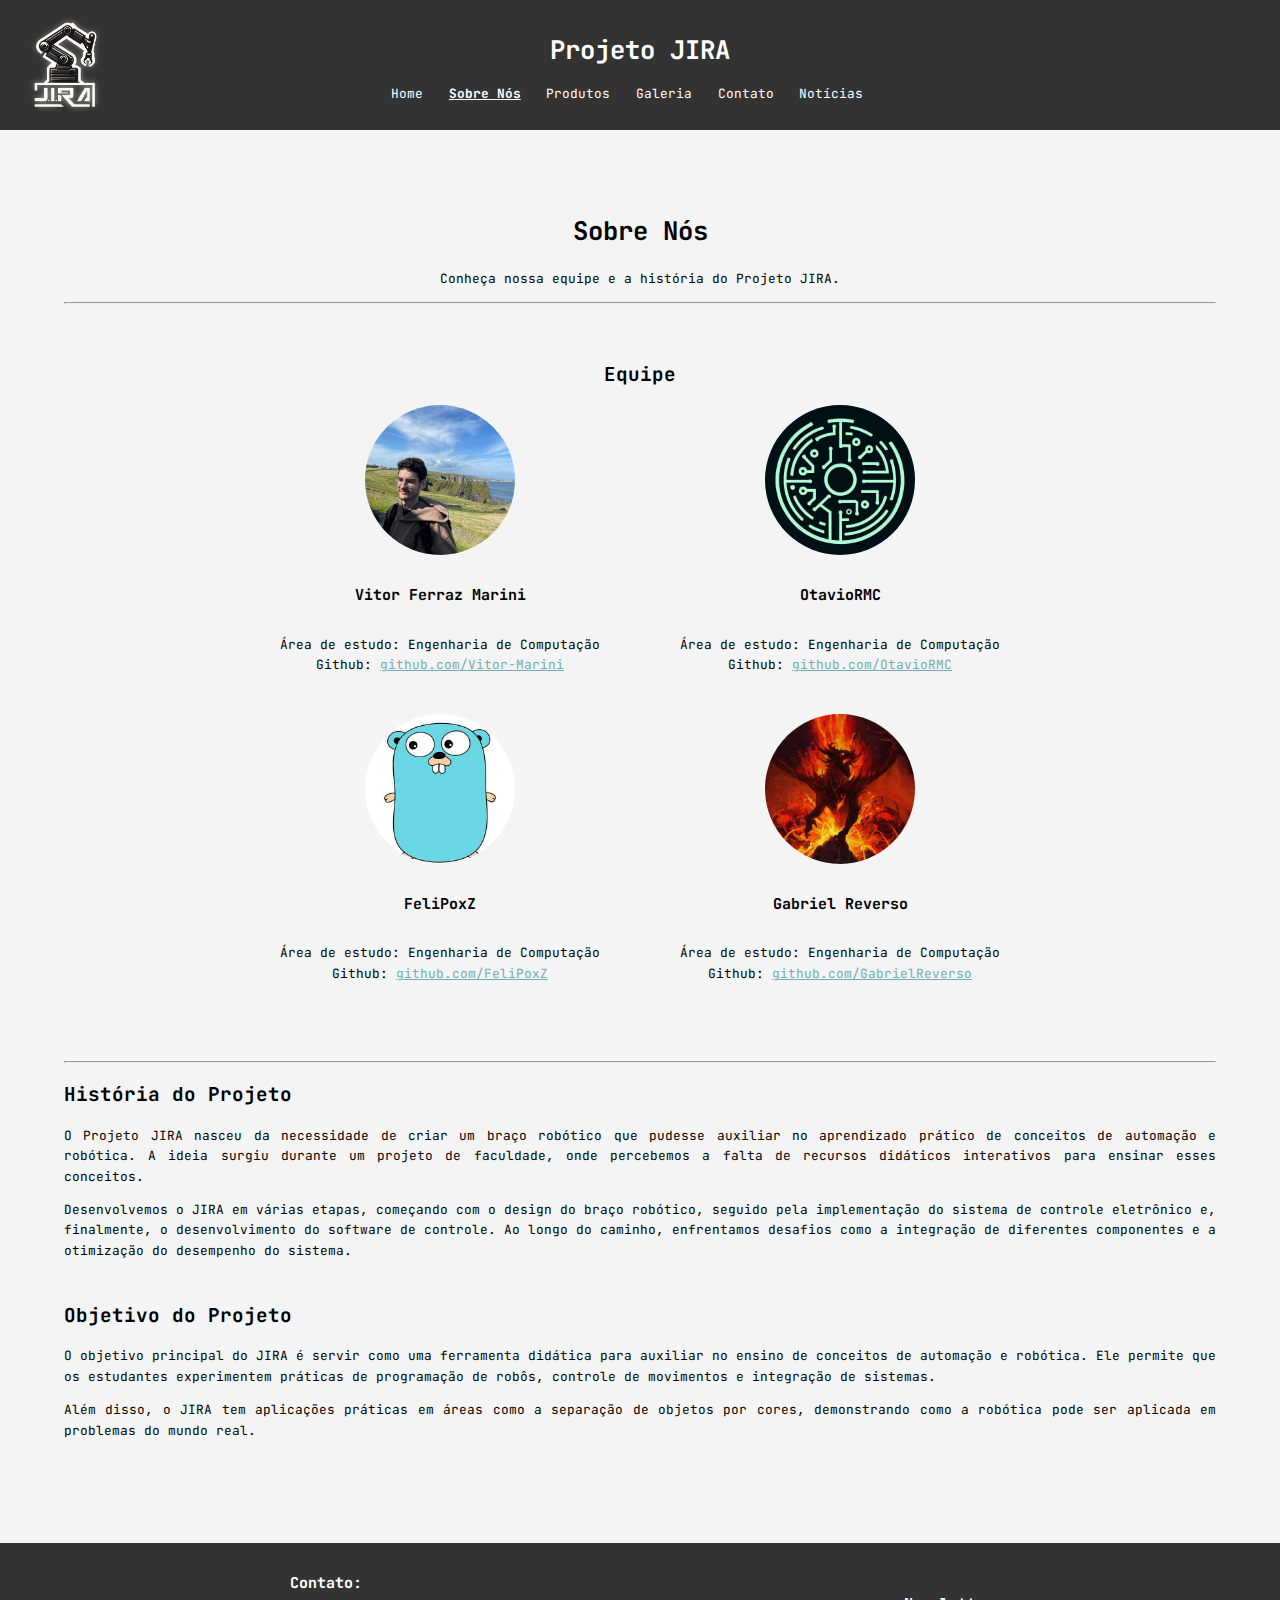
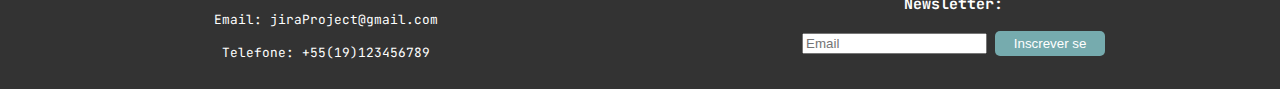
<file: sobre.html>
<!DOCTYPE html>
<html lang="pt-BR">
<head>
    <meta charset="UTF-8">
    <meta name="viewport" content="width=device-width, initial-scale=1.0">
    <link rel="icon" type="image/x-icon" href="imagens/Logo_JIRA.png">
    <link href='https://fonts.googleapis.com/css?family=JetBrains Mono' rel='stylesheet'>
    <link rel="stylesheet" href="style.css">
    <title>Projeto JIRA</title>
</head>
<body>
    <header>
        <h1>Projeto JIRA</h1>
        <nav>
          <ul>
            <li><a href="index.html">Home</a></li>
            <li><a href="sobre.html" style="font-weight: bold; text-decoration: underline;">Sobre Nós</a></li>
            <li><a href="produtos.html">Produtos</a></li>
            <li><a href="galeria.html">Galeria</a></li>
            <li><a href="contato.html">Contato</a></li>
            <li><a href="noticias.html">Notícias</a></li>
          </ul>
        </nav>
        <div class="logo-container">
          <img src="/imagens/Logo_JIRA.png" alt="Logo do Projeto JIRA" class="logo">
        </div>
      </header>

      <main>
        <h1 style="text-align:center;">Sobre Nós</h1>
        <p style="text-align:center;">Conheça nossa equipe e a história do Projeto JIRA.</p>

      <hr>
      <section class="team-section">
        <h2>Equipe</h2>
        <div class="team-row">
          <div class="team-member">
            <img src="/imagens/vitor.jpeg" alt="Foto do Membro 1" class="team-photo">
            <h3>Vitor Ferraz Marini</h3>
            <p>Área de estudo: Engenharia de Computação<br>
              Github: <a href="https://github.com/Vitor-Marini">github.com/Vitor-Marini</a></p>
          </div>
          <div class="team-member">
            <img src="/imagens/otavio.jpeg" alt="Foto do Membro 2" class="team-photo">
            <h3>OtavioRMC</h3>
            <p>Área de estudo: Engenharia de Computação<br>
              Github: <a href="https://github.com/OtavioRMC">github.com/OtavioRMC</a></p>
          </div>
        </div>
        <div class="team-row">
          <div class="team-member">
            <img src="/imagens/felipe.jpeg" alt="Foto do Membro 3" class="team-photo">
            <h3>FeliPoxZ</h3>
            <p>Área de estudo: Engenharia de Computação<br>
              Github: <a href="https://github.com/FeliPoxZ">github.com/FeliPoxZ</a></p>
          </div>
          <div class="team-member">
            <img src="/imagens/gabriel.jpeg" alt="Foto do Membro 3" class="team-photo">
            <h3>Gabriel Reverso</h3>
            <p>Área de estudo: Engenharia de Computação<br>
              Github: <a href="https://github.com/GabrielReverso">github.com/GabrielReverso</a></p>
          </div>
        </div>
      </section>
          <hr>
          <section class="project-history">
            <h2>História do Projeto</h2>
            <p>O Projeto JIRA nasceu da necessidade de criar um braço robótico que pudesse auxiliar no aprendizado prático de conceitos de automação e robótica. A ideia surgiu durante um projeto de faculdade, onde percebemos a falta de recursos didáticos interativos para ensinar esses conceitos.</p>
            <p>Desenvolvemos o JIRA em várias etapas, começando com o design do braço robótico, seguido pela implementação do sistema de controle eletrônico e, finalmente, o desenvolvimento do software de controle. Ao longo do caminho, enfrentamos desafios como a integração de diferentes componentes e a otimização do desempenho do sistema.</p>
          </section>
          <section class="project-objective">
            <h2>Objetivo do Projeto</h2>
            <p>O objetivo principal do JIRA é servir como uma ferramenta didática para auxiliar no ensino de conceitos de automação e robótica. Ele permite que os estudantes experimentem práticas de programação de robôs, controle de movimentos e integração de sistemas.</p>
            <p>Além disso, o JIRA tem aplicações práticas em áreas como a separação de objetos por cores, demonstrando como a robótica pode ser aplicada em problemas do mundo real.</p>
          </section>
      </main>
      <footer class="footer">
        <div class="container">
          <div class="row">
            <div class="col-md-4">
              <h3>Contato:</h3>
              <p>Email: jiraProject@gmail.com</p>
              <p>Telefone: +55(19)123456789</p>
            </div>
            <div class="col-md-4">
              <h3>Newsletter:</h3>
              <form>
                <input type="email" placeholder="Email">
                <button type="submit" class="buttonSubit">Inscrever se</button>
              </form>
            </div>
          </div>
        </div>
      </footer>
</html>
</file>
<file: style.css>
:root {
    --cor-principal: #333;
    --cor-fundo: #EEEEEE;
    --cor-texto: white;
    --cor-link: #76ABAE;
    --cor-hover: #53787a;
  }

  html {
    font-size: 1vw;
  }
  
  
  body {
    font-family: 'JetBrains Mono', monospace;
    line-height: 1.6;
    margin: 0;
    padding: 0;
    background-color: #f4f4f4;
    display: flex;
    flex-direction: column;
    min-height: 100vh;
}
  
    header,
    footer {
        background-color: #333;
        color: white;
        padding: 1rem;
        text-align: center;
        position: relative;
    }
  
  header h1 {
    margin-bottom: 0.5rem;
  }
  
  header nav ul {
    list-style-type: none;
    padding: 0;
    display: flex;
    justify-content: center;
  }
  
  header nav li {
    margin-right: 2rem;
  }
  
  header nav a {
    color: white;
    text-decoration: none;
  }

  
  
  .container {
    max-width: 120rem;
    margin: auto;
  }
  

  .buttonSubit{
    background-color: #76ABAE;
    width: 110px;
    height: 25px;
    border-radius: 5px;
    color: white;
    cursor: pointer;
    border: none;
  }

  .buttonSubit:hover{
    background-color: #53787a;
  }

  .principal h1 {
      font-size: 2.5rem;
      margin-bottom: 1rem;
      margin-right: 1rem;
  }
  .principal p{
    font-size: 1rem;
    text-indent: 20px;
    text-align: justify;
    padding: auto;
  }

  .principal {
    background-image: linear-gradient(to bottom, #333, #555);
    background-size: cover;
    background-position: center;
    color: white;
    padding: 2rem;
    text-align: center;
    display: flex;
    border-radius: 3rem;
    justify-content: space-evenly;
    align-items: center;
  }

.content-wrapper {
  max-width: 1200px;

  margin-right: 30px;
}

.principal-image {
  max-width: 35%;
  height: auto;
  border-radius: 10px;
  box-shadow: 0 4px 8px rgba(0, 0, 0, 0.1);
  padding: auto;
}

main {
  padding: 5rem;
}




.row {
  display: flex;
  justify-content: space-between;
  align-items: center;
}

.col-md-4 {
  width: 70rem;
}


.gallery {
  display: grid;
  grid-template-columns: repeat(3, 1fr);
  gap: 0.5rem;
}

.gallery-item {
  max-width: 350px;
  max-height: 450px;
  overflow: hidden;
  border-radius: 10px;
  box-shadow: 0 4px 8px rgba(0, 0, 0, 0.1);
}

.item-1 {
  grid-column: 1;
  grid-row:  2;
}

.item-2 {
  grid-column: 2;
  grid-row: 2;
}

.item-3 {
  grid-column: 1;
  grid-row: 3;
}

.item-4 {
  grid-column: span 2;
  grid-row: 3;
  max-width: 900px;
}

.item-5 {
  grid-column: 3;
  grid-row: 2;
}

.gallery-item img,
.gallery-item video {
  width: 100%;
  height: 100%;
}


@media screen and (max-width: 768px) {
  .gallery {
      grid-template-columns: repeat(2, 1fr);
  }
  .item-1 {
      grid-column: span 2;
      grid-row: span 1;
  }
  .item-2 {
      grid-column: 1 / 3;
      grid-row: 2;
  }
}



.news-article {
  background-color: #333;
  padding: 1rem;
  margin-bottom: 1rem;
  border-radius: 5px;
  box-shadow: 0 2px 4px rgba(0,0,0,0.1);
  color: white;
}

.news-article h3 {
  margin-top: 0;
}

.read-more {
  display: block;
  text-align: right;
  color: #76ABAE;
  text-decoration: none;
  transition: color 0.3s ease;
}

.read-more:hover {
  color: #53787a;
}


.logo-container {
    position: absolute;
    top: 0;
    left: 0;
    height: 100%;
}

.logo {
    height: 100%; 
    width: auto;
}


.team-section {
  margin-top: 3rem;
  margin-bottom: 3rem;
  display: flex;
  flex-direction: column;
  align-items: center;
}

.team-member {
  display: flex;
  flex-direction: column;
  align-items: center;
  margin-bottom: 2rem;
  flex-basis: 45%;
  margin: 0 1rem;
  text-align: center;
}

.team-member a{
  color: #76ABAE;
}

.team-photo {
  width: 150px;
  height: 150px;
  border-radius: 50%;
  margin-bottom: 1rem;
  object-fit: cover;
}

.project-history,
.project-objective {
  margin-bottom: 3rem;
}

.project-history p,
.project-objective p {
  text-align: justify;
  margin-bottom: 1rem;
}

.team-row {
  display: flex;
  justify-content: space-around;
  width: 100%;
  max-width: 800px;
  margin-bottom: 2rem;
}
</file>
<file: styles/style.css>
:root {
    --cor-principal: #222831;
    --cor-fundo: #EEEEEE;
    --cor-texto: white;
    --cor-link: #76ABAE;
    --cor-hover: #53787a;
  }
  
  
  body {
    background-color: #EEEEEE;
    font-family: 'JetBrains Mono';
    }
  
  header {
    background-color: #333;
    color: white;
    padding: 1rem;
    text-align: center;
  }
  
  header h1 {
    margin-bottom: 0.5rem;
  }
  
  header nav ul {
    list-style-type: none;
    padding: 0;
    display: flex;
    justify-content: center;
  }
  
  header nav li {
    margin-right: 1rem;
  }
  
  header nav a {
    color: white;
    text-decoration: none;
  }
</file>
